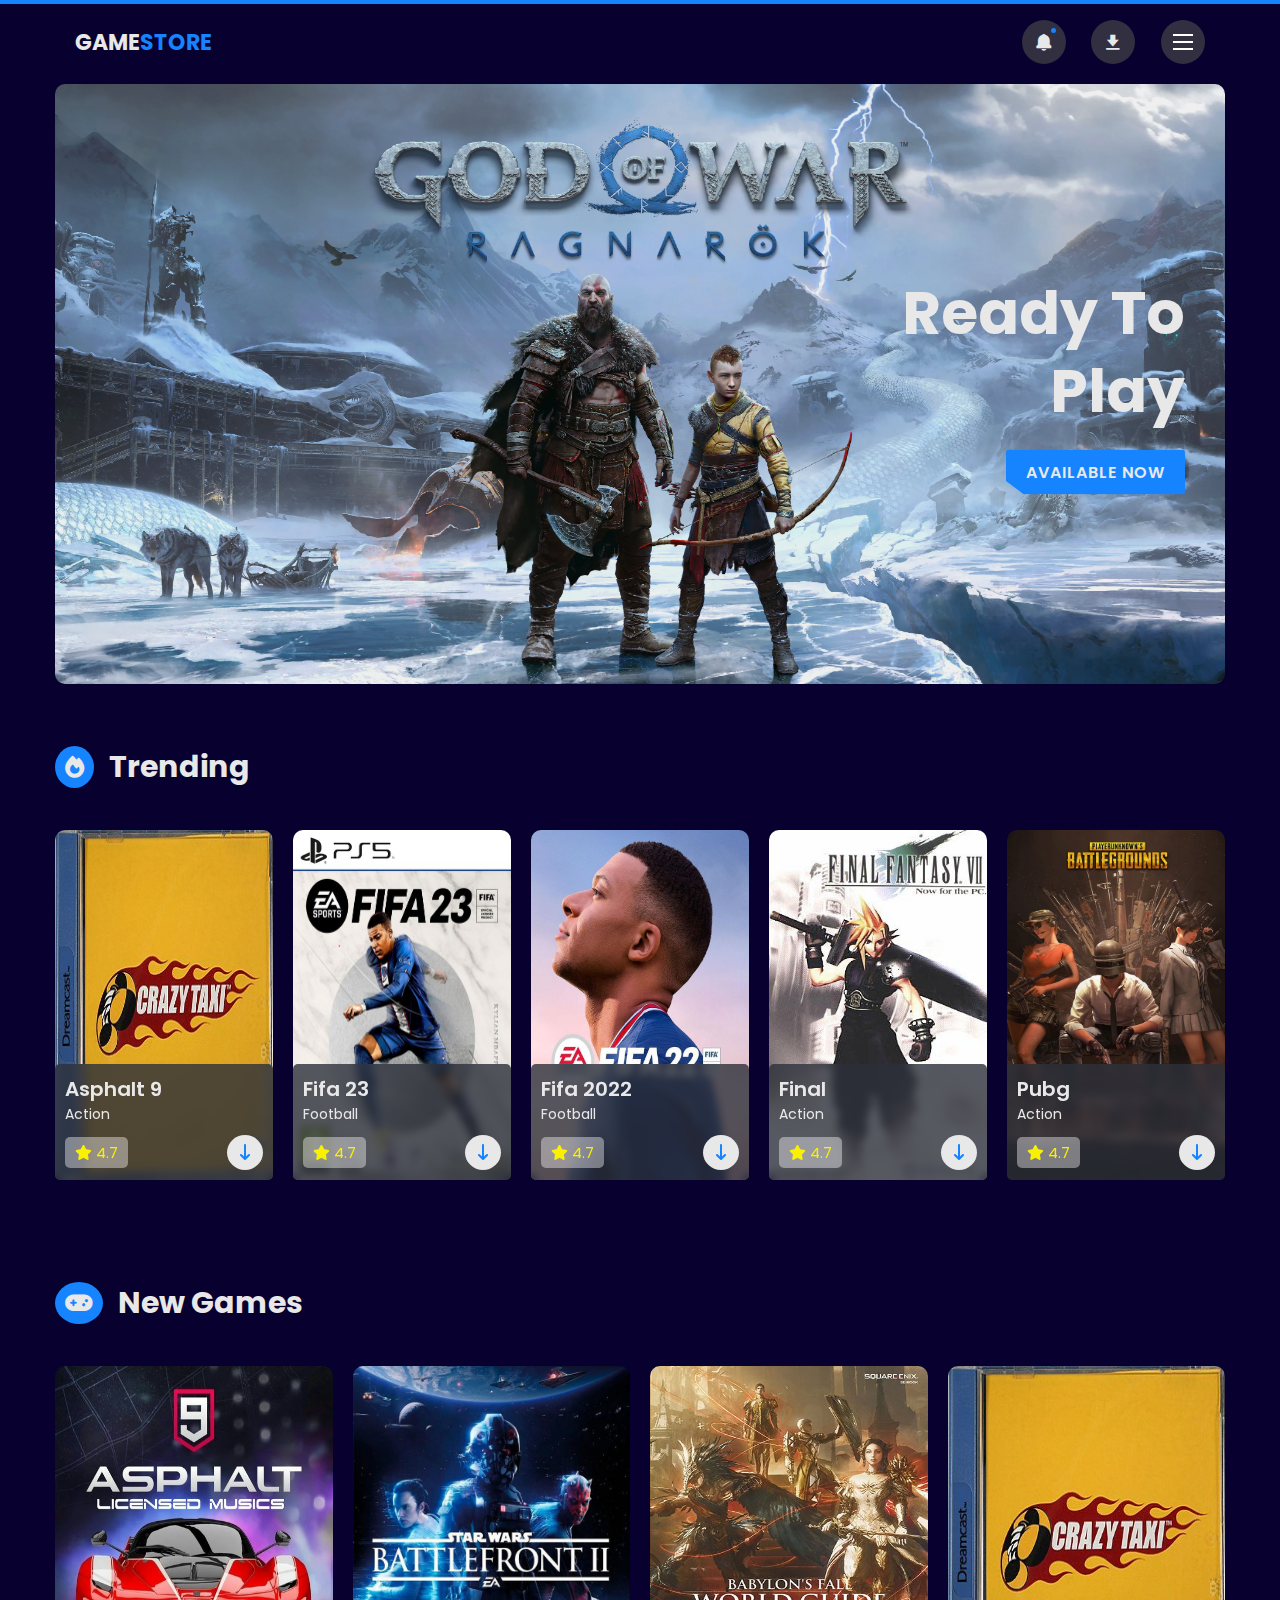
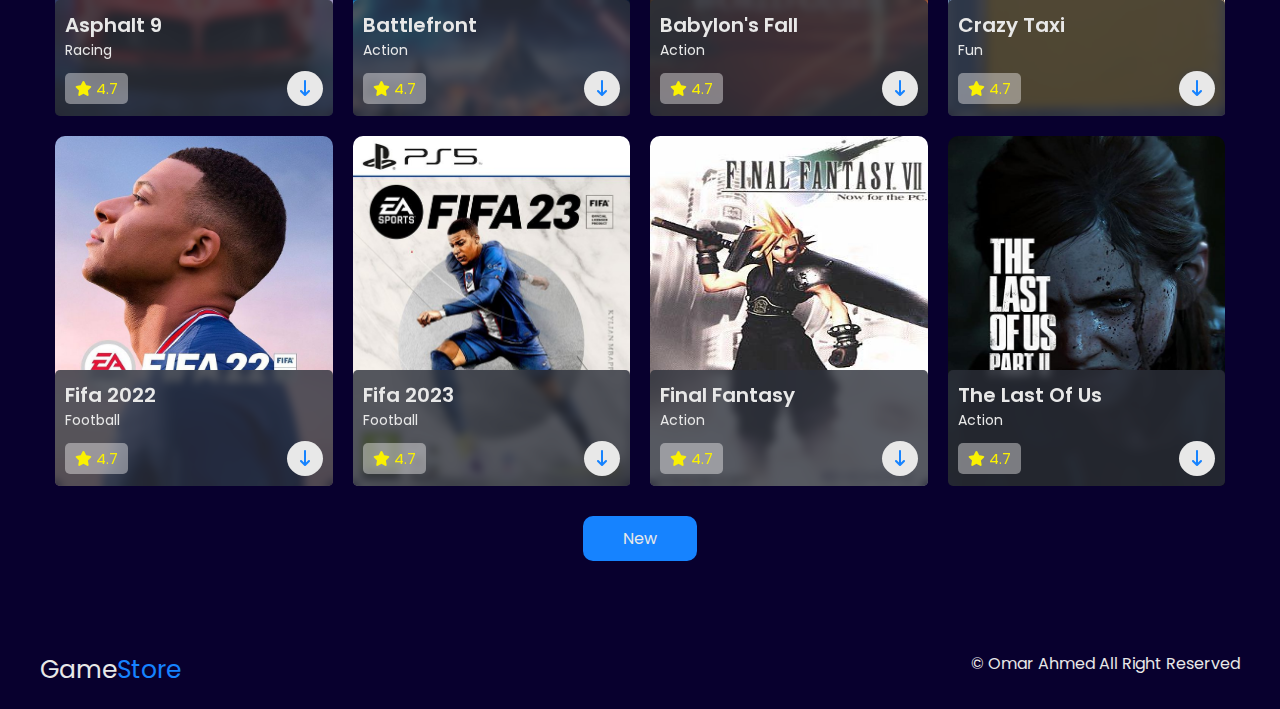
<file: index.html>
<!DOCTYPE html>
<html lang="en">

<meta charset="UTF-8">
<meta http-equiv="X-UA-Compatible" content="IE=edge">
<meta name="viewport" content="width=device-width, initial-scale=1.0">
<title>Games Store</title>
<link rel="shortcut icon" href="pic/icons8-game-controller-16.png" type="image/x-icon">
<!-- Box Icon -->
<link href='https://unpkg.com/boxicons@2.1.4/css/boxicons.min.css' rel='stylesheet'>
<!-- Font Awesome -->
<link rel="stylesheet" href="https://cdnjs.cloudflare.com/ajax/libs/font-awesome/6.3.0/css/all.min.css">
<!-- Link Swiper's CSS -->
<link rel="stylesheet" href="package/swiper-bundle.min.css">
<!-- CSS File  -->
<link rel="stylesheet" href="style.css">



</head>

<body>
    <!-- Scroll Bar Start  -->
    <div class="progress">
        <div class="scroll-bar" id="scrollBar"></div>
    </div>
    <!-- Scroll Bar End   -->

    <!-- Nav Bar  -->
    <header class="container">
        <nav>
            <a href="index.html">Game<span>Store</span></a>
            <div class="icons">
                <i class='bx bxs-bell bx-tada' id="notifacation-bell"></i>
                <i class='bx bxs-download' id="download"></i>
                <div class="menu" id='menuBar'>
                    <div class=" link1"></div>
                    <div class=" link2"></div>
                    <div class=" link3"></div>
                </div>
            </div>
        </nav>
        <!-- Mega Menu -->
        <div class="mega-menu" id='megaMenu'>
            <h1 class="heading-menu">Game Store</h1>
            <ul id="menu-links">
                <li><a href="">Home</a></li>
                <li><a href="">Trending</a></li>
                <li><a href="">New Games</a></li>
                <li><a href="">Action Games</a></li>
                <li><a href="">Contact us</a></li>
            </ul>
        </div>
        <!-- Notifacation -->
        <div class="notify">
            <p class="notify-1">Congratulation , Your Game Download Succesfully . </p>
            <p class="notify-2">Cloud not apply Changes.</p>
        </div>
    </header>

    <!-- Home Page Start -->
    <div class="landing-page">
        <div class="container">
            <div class="bg-img">
                <div class="landing-info">
                    <h1>Ready To <br> Play</h1>
                    <a href="">Available Now</a>
                </div>

            </div>
        </div>
    </div>
    <!-- Home Page End  -->
    <!-- Trending Page Start  -->

    <section class="container trending">

        <div class="heading">
            <i class="fa-solid fa-fire"></i>
            <h2>Trending</h2>
        </div>

        <!-- Body Trending Section -->
        <div class="trending-content swiper">
            <div class="swiper-wrapper">
                <!-- Silder 1 -->
                <div class="swiper-slide">
                    <div class="box-trend">
                        <img src="pic/crazytaxi.jpg" alt="">
                        <div class="box-text">
                            <h2>Asphalt 9 </h2>
                            <h3>Action</h3>
                            <div class="rating-download">
                                <div class="rate">
                                    <i class="fa-solid fa-star"></i>
                                    <p>4.7</p>
                                </div>
                                <a hrdocument.htmlef=""><i class="fa-solid fa-arrow-down-long"></i></a>

                            </div>
                        </div>
                    </div>
                </div>
                <!-- Silder 2 -->
                <div class="swiper-slide">
                    <div class="box-trend">
                        <img src="pic/fifa23.jpg" alt="">
                        <div class="box-text">
                            <h2>Fifa 23 </h2>
                            <h3>Football</h3>
                            <div class="rating-download">
                                <div class="rate">
                                    <i class="fa-solid fa-star"></i>
                                    <p>4.7</p>
                                </div>
                                <a hrdocument.htmlef=""><i class="fa-solid fa-arrow-down-long"></i></a>

                            </div>
                        </div>
                    </div>
                </div>
                <!-- Silder 3 -->
                <div class="swiper-slide">
                    <div class="box-trend">
                        <img src="pic/fifa2022.jpg" alt="">
                        <div class="box-text">
                            <h2>Fifa 2022</h2>
                            <h3>Football</h3>
                            <div class="rating-download">
                                <div class="rate">
                                    <i class="fa-solid fa-star"></i>
                                    <p>4.7</p>
                                </div>
                                <a hrdocument.htmlef=""><i class="fa-solid fa-arrow-down-long"></i></a>

                            </div>
                        </div>
                    </div>
                </div>
                <!-- Silder 4 -->
                <div class="swiper-slide">
                    <div class="box-trend">
                        <img src="pic/final.jpg" alt="">
                        <div class="box-text">
                            <h2>Final </h2>
                            <h3>Action</h3>
                            <div class="rating-download">
                                <div class="rate">
                                    <i class="fa-solid fa-star"></i>
                                    <p>4.7</p>
                                </div>
                                <a hrdocument.htmlef=""><i class="fa-solid fa-arrow-down-long"></i></a>

                            </div>
                        </div>
                    </div>
                </div>
                <!-- Silder 5 -->
                <div class="swiper-slide">
                    <div class="box-trend">
                        <img src="pic/pubg.jpg" alt="">
                        <div class="box-text">
                            <h2>Pubg </h2>
                            <h3>Action</h3>
                            <div class="rating-download">
                                <div class="rate">
                                    <i class="fa-solid fa-star"></i>
                                    <p>4.7</p>
                                </div>
                                <a hrdocument.htmlef=""><i class="fa-solid fa-arrow-down-long"></i></a>

                            </div>
                        </div>
                    </div>
                </div>
                <!-- Silder 6 -->
                <div class="swiper-slide">
                    <div class="box-trend">
                        <img src="pic/leagueoflegends.jpg" alt="">
                        <div class="box-text">
                            <h2>League Of Legends </h2>
                            <h3>Action</h3>
                            <div class="rating-download">
                                <div class="rate">
                                    <i class="fa-solid fa-star"></i>
                                    <p>4.7</p>
                                </div>
                                <a hrdocument.htmlef=""><i class="fa-solid fa-arrow-down-long"></i></a>

                            </div>
                        </div>
                    </div>
                </div>
                <!-- Silder 7 -->
                <div class="swiper-slide">
                    <div class="box-trend">
                        <img src="pic/babylon's.jpg" alt="">
                        <div class="box-text">
                            <h2>Babylon's </h2>
                            <h3>Action</h3>
                            <div class="rating-download">
                                <div class="rate">
                                    <i class="fa-solid fa-star"></i>
                                    <p>4.7</p>
                                </div>
                                <a hrdocument.htmlef=""><i class="fa-solid fa-arrow-down-long"></i></a>

                            </div>
                        </div>
                    </div>
                </div>
                <!-- Silder 8 -->
                <div class="swiper-slide">
                    <div class="box-trend">
                        <img src="pic/battlefront.jpg" alt="">
                        <div class="box-text">
                            <h2>Battlefront </h2>
                            <h3>Action</h3>
                            <div class="rating-download">
                                <div class="rate">
                                    <i class="fa-solid fa-star"></i>
                                    <p>4.7</p>
                                </div>
                                <a hrdocument.htmlef=""><i class="fa-solid fa-arrow-down-long"></i></a>

                            </div>
                        </div>
                    </div>
                </div>
            </div>
        </div>
    </section>
    <!-- Trending Page End  -->
    <!-- New Page Start  -->

    <section class="container">
        <div class="heading">
            <i class="fa-solid fa-gamepad"></i>
            <h2>New Games</h2>
        </div>

        <div class="new-page">
            <div class="new-content">
                <div class="box-new">
                    <img src="pic/asphalt9.jpg">
                    <div class="box-text">
                        <h2>Asphalt 9</h2>
                        <h3>Racing</h3>
                        <div class="rating-download">
                            <div class="rate">
                                <i class="fa-solid fa-star"></i>
                                <p>4.7</p>
                            </div>
                            <a href="document.html"><i class="fa-solid fa-arrow-down-long"></i></a>

                        </div>
                    </div>
                </div>
                <div class="box-new">
                    <img src="pic/battlefront.jpg" alt="">
                    <div class="box-text">
                        <h2>Battlefront</h2>
                        <h3>Action</h3>
                        <div class="rating-download">
                            <div class="rate">
                                <i class="fa-solid fa-star"></i>
                                <p>4.7</p>
                            </div>
                            <a href="document.html"><i class="fa-solid fa-arrow-down-long"></i></a>

                        </div>
                    </div>
                </div>
                <div class="box-new">
                    <img src="pic/babylon's.jpg" alt="">
                    <div class="box-text">
                        <h2>Babylon's Fall</h2>
                        <h3>Action </h3>
                        <div class="rating-download">
                            <div class="rate">
                                <i class="fa-solid fa-star"></i>
                                <p>4.7</p>
                            </div>
                            <a href="document.html"><i class="fa-solid fa-arrow-down-long"></i></a>

                        </div>
                    </div>
                </div>
                <div class="box-new">
                    <img src="pic/crazytaxi.jpg" alt="">
                    <div class="box-text">
                        <h2>Crazy Taxi</h2>
                        <h3>Fun</h3>
                        <div class="rating-download">
                            <div class="rate">
                                <i class="fa-solid fa-star"></i>
                                <p>4.7</p>
                            </div>
                            <a href="document.html"><i class="fa-solid fa-arrow-down-long"></i></a>

                        </div>
                    </div>
                </div>
                <div class="box-new">
                    <img src="pic/fifa2022.jpg" alt="">
                    <div class="box-text">
                        <h2>Fifa 2022</h2>
                        <h3>Football</h3>
                        <div class="rating-download">
                            <div class="rate">
                                <i class="fa-solid fa-star"></i>
                                <p>4.7</p>
                            </div>
                            <a href="document.html"><i class="fa-solid fa-arrow-down-long"></i></a>

                        </div>
                    </div>
                </div>
                <div class="box-new">
                    <img src="pic/fifa23.jpg" alt="">
                    <div class="box-text">
                        <h2>Fifa 2023</h2>
                        <h3>Football</h3>
                        <div class="rating-download">
                            <div class="rate">
                                <i class="fa-solid fa-star"></i>
                                <p>4.7</p>
                            </div>
                            <a href="document.html"><i class="fa-solid fa-arrow-down-long"></i></a>

                        </div>
                    </div>
                </div>
                <div class="box-new">
                    <img src="pic/final.jpg" alt="">
                    <div class="box-text">
                        <h2>Final Fantasy</h2>
                        <h3>Action</h3>
                        <div class="rating-download">
                            <div class="rate">
                                <i class="fa-solid fa-star"></i>
                                <p>4.7</p>
                            </div>
                            <a href="document.html"><i class="fa-solid fa-arrow-down-long"></i></a>

                        </div>
                    </div>
                </div>
                <div class="box-new">
                    <img src="pic/lastofus.jpg" alt="">
                    <div class="box-text">
                        <h2>The Last Of Us</h2>
                        <h3>Action</h3>
                        <div class="rating-download">
                            <div class="rate">
                                <i class="fa-solid fa-star"></i>
                                <p>4.7</p>
                            </div>
                            <a href="document.html"><i class="fa-solid fa-arrow-down-long"></i></a>

                        </div>
                    </div>
                </div>

            </div>
        </div>
        <a href="" class="next">New</a>
    </section>
    <!-- New Page End  -->

    <!-- Copyright -->
    <div class="copyright">
        <a href="" class="logo">Game<span>Store</span></a>
        <p>&#169; Omar Ahmed All Right Reserved</p>
    </div>





    <!-- Link Swiper's Js -->
    <script src="package/swiper-bundle.min.js"></script>
    <!-- Js -->
    <script src="main.js"></script>
</body>

</html>
</file>
<file: style.css>
/* Google Font */
        
        @import url('https://fonts.googleapis.com/css2?family=Cairo:wght@300;400;500;600;700;800;900&family=Kanit:wght@500&family=Open+Sans:wght@400;500&family=Poppins:wght@400;500;600;700&display=swap');
 
 
    /* Varible */
    :root {
      --main-color: #1683ff;
      --dark-color: #08002e;
      --light-color: #322f40 ; 
      --text-color : hsl(0 , 0% , 91%)  
    }

    /* Global */
        
    * {
    font-family: 'Cairo', sans-serif;
    font-family: 'Kanit', sans-serif;
    font-family: 'Open Sans', sans-serif;
    font-family: 'Poppins', sans-serif;
    padding: 0;
    margin: 0;
    box-sizing: border-box;
    list-style: none;
    scroll-behavior: smooth;
    text-decoration: none;
    }
    
  .box-text {
  position: absolute;
  bottom: 0;
  left: 0;
  background-color: hsl(227 , 14%, 20% , .8);
  width: 100%;
  padding: 10px;
  backdrop-filter: blur(4px);
  border-radius: 5px;

}
.box-text h2 {
  font-size: 20px ;
  font-weight: 600;
}
.box-text h3 {
  font-size: 14px;
  font-weight: 400;
  margin-bottom: 10px;
}

img {
  width: 100%;

}

body{
  background-color: var(--dark-color);
  color: var(--text-color);
}

.container {
  margin: auto;
}

@media screen and (max-width: 768px) {
  .container {
    padding: 0 20px;
  }
}
@media screen and (min-width: 768px) {
  .container {
    width: 750px;
  }
}
@media screen and (min-width: 992px) {
  .container {
    width: 970px;
  }
}
@media screen and (min-width: 1200px) {
  .container {
    width: 1170px;
  }
}
section {
  padding: 50px 0 40px;
}
header{
  position: relative;
}

.box-text .rating-download {
display: flex;
align-items: center;
justify-content: space-between;

}
.box-text .rating-download .rate {
display: flex;
gap: 4px;
align-items: center;
background-color: hsl(0 , 0%, 100% , .4);  
padding: 4px 10px ;
border-radius: 5px;
}
.box-text .rating-download .rate i , 
.box-text .rating-download .rate p {
color: #faf102;
font-size: 15px;
}
.box-text .rating-download a {
display: block;
background-color: var(--text-color);
padding: 5px 12px;
border-radius: 50%;
color: var(--main-color);
transition: 0.3s;
}
.box-text .rating-download a:hover {
background-color: var(--dark-color);
color: var(--text-color);
}

/* Scroll bar Start  */
::-webkit-scrollbar{
  display: none;
}
.progress {
  position: absolute;
  top: 0;
  left: 0;
  height: 4px;
  width: 100%;
  z-index: 999;
}
.progress .scroll-bar {
  height: 4px;
  width: 100%;
  background-color: var(--main-color);
}
/* Scroll bar End   */
/* Header */
header nav {
  display: flex;
  align-items: center;
  justify-content: space-between;
  padding: 20px;
}
header nav a {
  font-size: 22px;
  text-transform: uppercase;
  color: var(--text-color);
  margin: 0 auto 0 0;
  font-weight:700;
}
header nav a span {
  color: var(--main-color);
}
/* Icons Nav-bar */
header nav .icons {
  display: flex;
  align-items: center;
  column-gap: 1.6rem;
}
header nav .icons i {
  font-size: 20px;
  height: 44px;
  width: 44px;
  display: grid;
  place-items: center;
  color: var(--text-color);
  background-color: var(--light-color);
  border-radius: 50%;
  cursor: pointer;
  transition: 0.3s;
}
@media (max-width:786px) {
  header nav .icons {
    display: flex;
    align-items: center;
    column-gap: 0.7rem;
  }

}
/* Notifacation */
    #notifacation-bell {
      position: relative;
    }
    #notifacation-bell::after {
      content: '';
      position: absolute;
      height: 5px;
      width: 5px;
      border-radius: 50%;
      background-color: var(--main-color);
      top: 8px;
      right: 10px;
    }
    .notify {
      width: 300px;
      height: 350px;
      padding:10px;
      display: flex;
      flex-direction: column;
      gap: 15px;
      background-color: var(--light-color);
      border-radius: 10px;
      position: absolute;
      right: 0px;
      transition: 0.5s;
      z-index: 99;
      clip-path: circle(0% at 100% 0%);
    }
    .notify.active {
      clip-path: circle(144% at 100% 0%);
      transition: 0.5s;

    } 
    @media screen and (max-width:768px ) {
      .notify {
        right: 20px;
      }
    }

    .notify .notify-1 ,
    .notify .notify-2 {
      cursor: pointer;
    }
    .notify .notify-1 {
      background-color: var(--dark-color);
      border-radius: 10px;
      padding: 10px;
    }
    .notify .notify-1::before {
      content: "\f058";
      font-family: "Font Awesome 5 Free";
      font-weight: 900;
      border-radius: 50%;
      padding: 0 10px 0 0 ;
      color: #02fa55;
    }
    .notify .notify-2 {
      background-color: hsl(0 , 0%, 100% , .4);
      border-radius: 10px;
      padding: 10px;

    }
    .notify .notify-2::before {
      content: "\f057";
      font-family: "Font Awesome 5 Free";
      font-weight: 900;
      border-radius: 50%;
      padding: 0 10px 0 0 ;
      color: #ff9ba9;
    }

    /* Menu bars */
  .menu {
    width: 44px;
    height: 44px;
    border-radius: 50%;
    background-color: var(--light-color);
    display: flex;
    align-items: center;
    justify-content: center;
    flex-direction: column;
    gap: 5px;
    cursor: pointer;
    position: relative;
    z-index: 101;
  }
  .menu div {
    display: block;
    width: 20px ;
    height: 2px;
    background-color: white;
    transition: 0.3s;
    position: relative;
    z-index: 101;
  }
  
  .menu.move  .link1 {
    transform: rotate(45deg ) translate(4px , 5px);
  }
  .menu.move  .link2 {
    opacity: 0;
  }
  .menu.move  .link3 {
    transform: rotate(-45deg) translate(5px , -5px);
  }
  /* Mega Menu Section */
    header .mega-menu {
      display: flex;
      align-items: center;
      justify-content: center;
      flex-direction: column;
      gap: 20px;
      position: fixed;
      top: 0;
      left: 0;
      width: 100%;
      height: 100vh;
      z-index: 100;
      background-color: rgba(0 , 0 , 14 , 0.9);
      clip-path: circle(0% at 100% 0%);
      transition: 0.5s;
    }
    header .mega-menu.active {
      clip-path: circle(144% at 100% 0%);
    }
    header .mega-menu h1 {
      font-size: 50px;
      font-weight: 700;
      color: var(--main-color);
    }
    header .mega-menu img {
      width: 300px;
      height: 200px;
    }
    header .mega-menu ul {
      display: flex;
      align-items: center;
      justify-content: center;
      flex-direction:column ;
      gap: 15px;
    }
    header .mega-menu ul li a {
        display: block;
        color: var(--text-color);
      transition: 0.5s;
      font-size: 22px;
    }
    header .mega-menu ul li{
      position: relative;
      padding: 5px 0;

    }
    header .mega-menu ul li::after  {
      content: '';
      position: absolute;
      bottom: 0;
      left: 50%;
      transform: translateX(-50%);
      width: 0;
      height: 3px;
      background-color: var(--main-color);
      transition: 0.5s;
    }
    header .mega-menu ul li:hover::after {
      width: 60%;
    }

    @media (max-width:1080px) {
      header nav {
        padding: 20px;
      }
    }
/* Landing Page */

.bg-img {
  background-image: url(pic/bag.webp);
  height: 600px;
  background-position: center;
  background-size: cover;
  border-radius: 10px;
  position: relative;
}
.bg-img::after {
  content: '';
  position: absolute;
  top: 0;
  left: 0;
  width: 100%;
  height: 100%;
  background-color: #00000010;
}

.bg-img .landing-info {
  position: absolute;
  z-index: 2;
  top: 50%;
  right: 0;
  transform: translateY(-50%);
  padding: 40px;
  color: var(--text-color);
  display: flex;
  align-items: end;
  justify-content: center;
  flex-direction: column;
  text-align: right;
  border-radius: 10px;
}
.bg-img .landing-info h1 {
  font-size: 60px;
  line-height: 1.3;

}
.bg-img .landing-info a {
  display: flex;
  background-color: var(--main-color);
  color: var(--text-color);
  padding: 10px 20px;
  margin-top: 20px;
  border-radius: 3px;
  justify-content: end;
  letter-spacing: 1px;
  text-transform: uppercase;
  font-weight: 600;
  clip-path: polygon(0 0, 100% 0%, 100% 100%, 10% 100%, 0 70%);
  transition: 0.2s;
}
.bg-img .landing-info a:hover {
  background-color: var(--light-color);
  transition: 0.3s linear all;

}

@media screen and (max-width:1080px) {
  .landing-page {
    padding: 40px 0 60px ;
  }
  .bg-img .landing-info h1{
    font-size: 40px;
  }
}
@media screen and (max-width:778px) {
  
  .bg-img{
  max-height: 450px;
  position: relative;
} .bg-img .landing-info {
  top: 100%;
  left: 50%;
  transform: translate(-50%, -100%);
  padding: 10px 10px;
  color: var(--text-color);
  display: flex;
  justify-content: center;
  flex-direction: row;
  text-align: right;
  border-radius: 10px;
}
.bg-img .landing-info h1 {
  display: none;
}

}
    
    
/* Trending Section  */
/* Heading  */
section .heading {
  display: flex;
  align-items: center;
  gap: 15px;
  margin: 10px 0 40px 0;

}
section .heading h2 {
  font-size: 30px;
  color: var(--text-color);
}
section .heading i {
  font-size: 22px;
  background-color: var(--main-color);
  padding: 10px;
  border-radius: 50%;
  color: var(--text-color);
}
@media screen and (max-width:1080px) {
  .trending {
    padding:0 20px 60px;
  }
} 
/* Body Trending Section */

.swiper-slide .box-trend{
  width: 100%;
  height: 350px;
  position: relative;
}
.swiper-slide .box-trend img {
  width: 100%;
  height: 100%;
  object-fit: fill;
  border-radius: 10px;
}
 .box-text {
  position: absolute;
  bottom: 0;
  left: 0;
  background-color: hsl(227 , 14%, 20% , .8);
  width: 100%;
  padding: 10px;
  backdrop-filter: blur(4px);
  border-radius: 5px;

}
.box-text h2 {
  font-size: 20px ;
  font-weight: 600;
}
.box-text h3 {
  font-size: 14px;
  font-weight: 400;
  margin-bottom: 10px;
}
/* End Trending  */
/* Start New  */
.new-page .new-content {
  display: grid;
  grid-template-columns: repeat(auto-fill , minmax(250px , 1fr));
  gap: 20px;
}
.box-new {
  position: relative;
  height: 350px;
}
.new-page img{
  border-radius: 10px;
  width: 100%;
  height: 100%;
}
section .next {
  display: block;
  background-color: var(--main-color);
  color: var(--text-color);
  width: fit-content;
  padding: 10px 40px;
  margin: 30px auto;
  border-radius: 10px;
  transition: 0.3s;
}
section .next:hover {
  background-color: var(--light-color);
}
/* End New  */

/* Copyright */
.copyright {
display: flex;
justify-content: space-between;
padding: 20px 40px;
}
.copyright a {
color: var(--text-color);
font-size: 25px;

}
.copyright a span {
  color: var(--main-color);
}
.copyright p {
  color: var(--text-color);
}
@media screen and (max-width:1080px) {
  .copyright {
    align-items: center;
    padding: 20px;
    justify-content: space-between;
  }
}
@media screen and (max-width:768px) {
  .copyright {
    flex-direction: column;
    align-items: center;
    justify-content: center;
  }
}

/* Download Page  */
/* Video Play  */
.video-content {
  background-color: black;
  margin-top: 50px;
}
.video-content video {
  width: 100%;
  aspect-ratio: 16/9;
}
@media screen and (max-width:992px) {
  .video-content {
    margin: 50px 20px;
    padding: 0 0px;
  }
}
/* About  */
.about {
  margin-top: 50px;

}
.head-download-section{
  display: inline-flex;
  font-size:30px ;
  font-weight: 500;
  border-bottom: 5px solid var(--main-color);
  margin-bottom: 30px;
}
.about p{
color: var(--text-color);
font-size: 15px;
letter-spacing: 1px;
}
@media screen and (max-width:992px) {
  .about{
    padding: 0 20px;
  }
}

/* ScreenShot  */
.screenshot {
  padding: 30px 0;
}
.screenshot img {
  width: 100%;
  height: 400px;
  object-fit: cover;
}
.screenshots-content {
  display: grid;
  grid-template-columns: repeat(auto-fill , minmax(300px , 1fr));
  gap: 20px;
}
@media screen and (max-width:992px) {
  .screenshot{
    margin-top: 50px;
    padding: 0 20px;
  }
}
/* Download */
.download {
  padding: 30px ;
  margin: auto;
  max-width: 800px;
  text-align: center;
  display: grid;
  gap: 20px;
}
.download h2 {
  font-size: 30px;
  letter-spacing: 1px;
  font-weight: 500;
} 

.download .links {
  display: grid;
  grid-template-columns: 1fr 1fr 1fr 1fr ;
  gap: 20px;
}
@media screen and (max-width:992px) {
  .download .links {
    grid-template-columns: 1fr 1fr ;
  }
}

.download .links a {
  display: block;
  text-align: center;
  background: var(--main-color);
  padding: 10px 30px;
  color: var(--text-color);
  border-radius: 5px;
  transition: 0.3s;
}
.download .links a i {
  display: block;
}
.download .links a:hover {
  background-color: var(--light-color);
}
@media screen and (max-width:992px) {
  
}
</file>
